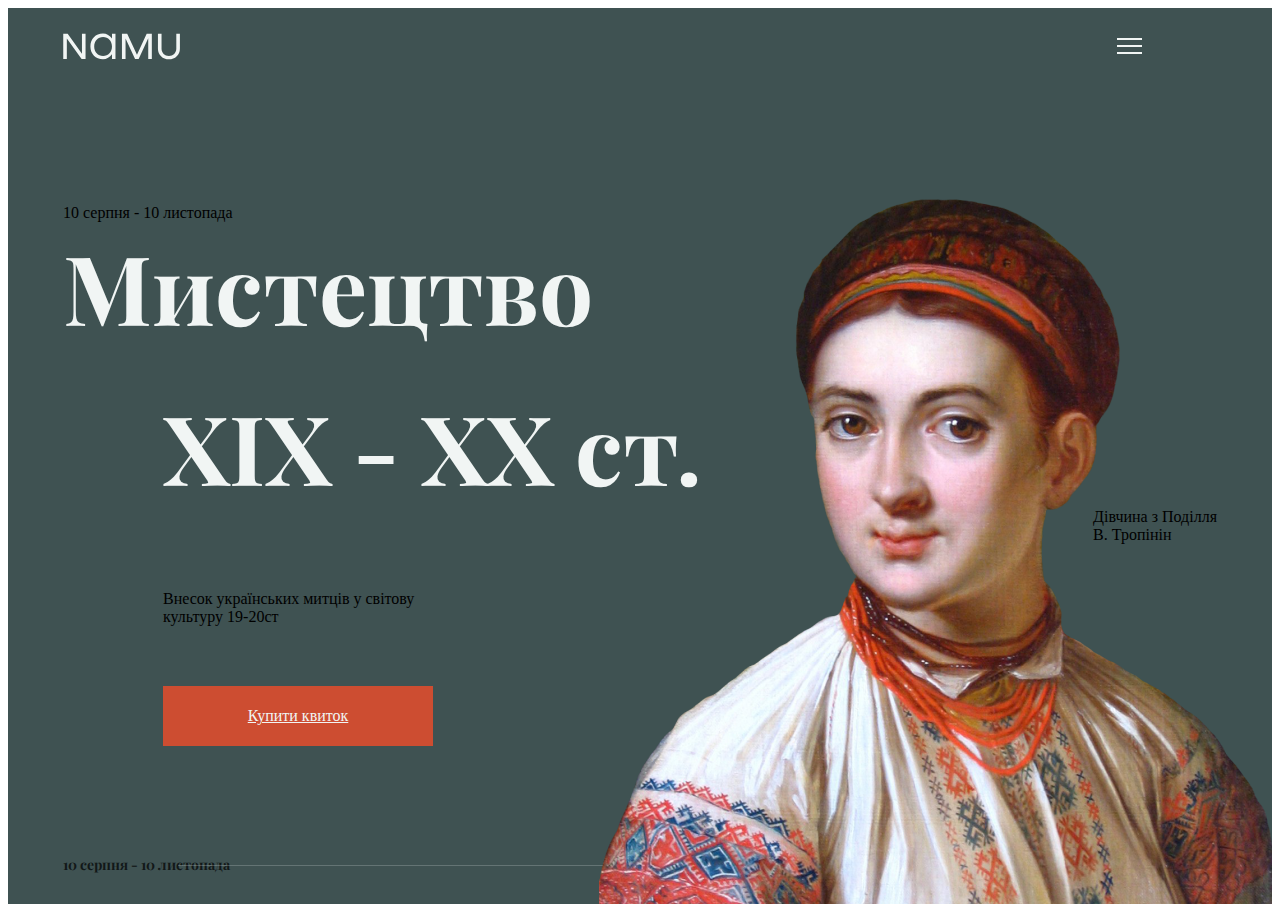
<file: index.html>
<!DOCTYPE html><html lang="en"><head><meta charset="UTF-8"><meta name="viewport" content="width=device-width, initial-scale=1.0"><title>NAMU</title><link rel="icon" type="image/x-icon" href="favicon.7657d7aa.ico"><link rel="stylesheet" href="main.1f26a863.css"></head><body> <header class="header" id="header"> <div class="header__console"> <div class="header__hat"> <a href="#" class="header__logo"> <img src="NAMU.cd3a2088.svg" alt="NAMU-logo" title="National Art Museum of Ukraine"> </a> <div class="header__navigation"> <div class="toggler"> <input class="toggler__input" type="checkbox"> <span class="toggler__span"></span> <span class="toggler__span"></span> <span class="toggler__span"></span> <ul class="navbar" id="console"> <div class="navbar__info"> <div class="navbar__info-text"> <p class="navbar__info-title"> Розклад сьогодні </p> <p class="navbar__info-value"> 12:00 - 19:00 </p> </div> <div class="navbar__info-text"> <p class="navbar__info-title"> Адреса: </p> <p class="navbar__info-value"></p> Київ, вул. М. Грушевського, 6. М. Грушевського, 6 <p></p> </div> </div> <ul class="navbar__list"> <li class="navbar__item"> <a href="#plan-visit" class="navbar__link"> Спланувати візит </a> </li> <li class="navbar__item"> <a href="#events" class="navbar__link"> Виставки та події </a> </li> <li class="navbar__item"> <a href="#" class="navbar__link"> Колекція </a> </li> </ul> <div class="navbar__buttons"> <a href="#" class="navbar__button button"> Купити квиток </a> <a href="#" class="navbar__button button"> Стати членом </a> </div> <img class="navbar__image" src="young_painter.e006b310.png" alt="portrait_of_boris_tomari_by_havrylo_vasko" title="Портрет юнака з родини Томари,
                  Havrylo Vasko, 1847"> </ul> </div> <form action="#" class="navbar__lang-form"> <select name="languages" id="languages" class="navbar__lang-switch"> <option lang="ua" value="Ukrainian">UA</option> <option lang="en" value="English">EN</option> <option lang="ru" value="Russian">RU</option> <option lang="pl" value="Polska">PL</option> </select> </form> </div> </div> </div> <div class="wrapper"> <div class="header__highlight"> <p class="header__dates"> 10 серпня - 10 листопада </p> <h1 class="header__title"> Мистецтво </h1> <div class="header__shifted"> <p class="header__title header__title--shifted"> ХІХ - ХХ ст. </p> <p class="header__notice"> Внесок українських митців у світову культуру 19-20ст </p> <a href="#" class="button"> Купити квиток </a> </div> <p class="header__dates--bottom"> 10 серпня - 10 листопада </p> <img class="header__image" src="podilla_girl.43ed5141.png" alt="girl_from_podolye_by_vasiliy_tropinin" title="Дівчина з Поділля, Василь Тропінін, 1810-1820pp."> <p class="header__picture-info"> Дівчина з Поділля<br> В. Тропінін </p> </div> </div> </header> <script type="text/javascript" src="main.b2b0b56a.js"></script> </body></html>
</file>
<file: main.1f26a863.css>
@import url("https://fonts.googleapis.com/css2?family=Playfair+Display:wght@400;500;600;700;800;900&display=swap");@import url("https://fonts.googleapis.com/css2?family=Raleway:wght@300;400;500;600;700;800;900&display=swap");h1{font-family:Roboto,sans-serif;font-weight:400}.wrapper{margin:auto;max-width:1600px;padding:0 55px;height:800px}@media (max-width:1199px){.wrapper{padding:0 100px;height:768px}}@media (max-width:759px){.wrapper{padding:0 20px}}.header{background-color:#3f5252;overflow:hidden;position:relative}@media (max-width:759px){.header{height:584px}}.header__console{height:80px;padding:0 55px}@media (max-width:1199px){.header__console{padding:0 40px}}@media (max-width:759px){.header__console{padding:0 20px}}.header__hat{display:grid;column-gap:20px;grid-template-columns:160px 100px;grid-template-rows:80px;align-items:center;justify-content:space-between;width:100%}.header__logo{padding:20px 0}.header__navigation{display:flex;align-items:center}.header__dates{padding-top:100px}.header__dates--bottom{position:relative;margin-top:110px;font-family:Playfair Display,serif;font-weight:700;font-size:14px;line-height:125%;opacity:.7}@media (max-width:1199px){.header__dates--bottom{display:none}}.header__dates--bottom:after{content:"";display:block;background-color:#f1f5f4;width:492px;height:1px;position:absolute;top:50%;left:10%;opacity:.3}.header__title{margin-top:10px;font-family:Playfair Display,serif;font-weight:700;font-size:96px;line-height:100%;color:#f1f5f4}@media (max-width:1199px) and (min-width:760px){.header__title{font-size:72px}.header__title--shifted{padding-left:80px}}@media (max-width:759px){.header__title{font-size:48px}}.header__shifted{margin-left:100px}@media (max-width:1199px){.header__shifted{margin-left:0}}@media (max-width:759px){.header__shifted{margin-left:0}}.header__notice{margin:40px 0 60px;width:270px}@media (max-width:1199px){.header__notice{width:237px;margin:40px 0 80px}}@media (max-width:759px){.header__notice{margin:30px 0 50px}}.header__image{display:inline-block;position:absolute;bottom:0;right:0}@media (max-width:1199px){.header__image{width:389px}}@media (max-width:759px){.header__image{width:225px;right:-80px}}.header__picture-info{position:absolute;top:54%;right:55px}@media (max-width:1199px){.header__picture-info{display:none}}.toggler{display:block;position:relative;z-index:1;-webkit-user-select:none;user-select:none}.toggler__input{display:block;width:40px;height:32px;position:absolute;top:-7px;left:-5px;cursor:pointer;opacity:0;z-index:2;-webkit-touch-callout:none}.toggler__span{display:block;width:25px;height:2px;margin-bottom:5px;position:relative;background-color:#f1f5f4;z-index:1;transform-origin:2px 0;transition:transform .5s cubic-bezier(.77,.2,.05,1),background-color .5s cubic-bezier(.77,.2,.05,1),opacity .55s ease}.toggler__span:first-child{transform-origin:0 0}.toggler__span:nth-last-child(2){transform-origin:0 100%}.toggler .toggler__input:checked~.toggler__span{opacity:1;transform:rotate(45deg) translate(-2px,-1px);background:#f1f5f4}.toggler__input:checked~.toggler__span:nth-last-child(3){opacity:0;transform:rotate(0deg) scale(.2)}.toggler__input:checked~.toggler__span:nth-last-child(2){transform:rotate(-45deg) translateY(-1px)}#console{width:101vw;left:calc(-100vw + 140px);position:absolute;padding:30px 65px 65px;background:#3f5252;list-style-type:none;-webkit-font-smoothing:antialiased;transform-origin:0 0;transform:translate(-100%);transition:transform .5s cubic-bezier(.77,.2,.05,1)}@media (max-width:759px){#console{left:calc(-100vw + 120px);padding:0 20px}}.toggler__input:checked~ul#console{transform:none}.navbar{height:900px;position:relative}.navbar__info{display:flex}@media (max-width:1199px){.navbar__info{flex-direction:column}}.navbar__info-text{font-size:14px;width:220px}@media (max-width:759px){.navbar__info-text{display:none}}.navbar__info-title{font-weight:200}.navbar__list{margin:60px 0 80px}@media (max-width:759px){.navbar__list{margin:80px 0 0}}.navbar__list:after{content:"";display:block;background-color:#f1f5f4;width:570px;height:1px;opacity:.3}@media (max-width:759px){.navbar__list:after{display:none}}.navbar__link{display:block;font-family:Playfair Display,serif;color:#f1f5f4;font-weight:700;font-size:48px;line-height:120%;transition:color .3s ease;padding:0 0 60px}@media (max-width:759px){.navbar__link{font-size:24px}}.navbar__link:hover{color:#cd4d31}.navbar__buttons{display:flex}@media (max-width:759px){.navbar__buttons{flex-direction:column;gap:20px}}.navbar__button{margin-right:30px}.navbar__image{display:block;position:absolute;right:0;bottom:0}@media (max-width:1199px){.navbar__image{display:none}}.navbar__lang-form{align-self:center;visibility:hidden}.navbar__lang-switch{font-family:Raleway,serif;font-size:16px;font-weight:500;line-height:24px;color:#f1f5f4;width:48px;border:0;height:34px;background:url(drop-down.44425147.svg) no-repeat 100%;-webkit-appearance:none;background-position-x:30px}.navbar__lang-switch:focus{border:none;outline:none}.navbar__lang-switch option{color:#000}.button{display:flex;justify-content:center;align-items:center;width:270px;height:60px;background-color:#cd4d31;font-size:16px;color:#f1f5f4;transition:background-color .5s,border .5s}@media (max-width:759px){.button{width:280px}}.button:hover{animation:flash 2s infinite;background-color:#3f5252;border:1px solid #f1f5f4}@keyframes flash{0%{box-shadow:0 0 0 0 rgba(11,14,14,.4)}70%{box-shadow:0 0 0 15px rgba(11,14,14,0)}to{box-shadow:0 0 0 0 rgba(11,14,14,0)}}
/*# sourceMappingURL=main.1f26a863.css.map */
</file>
